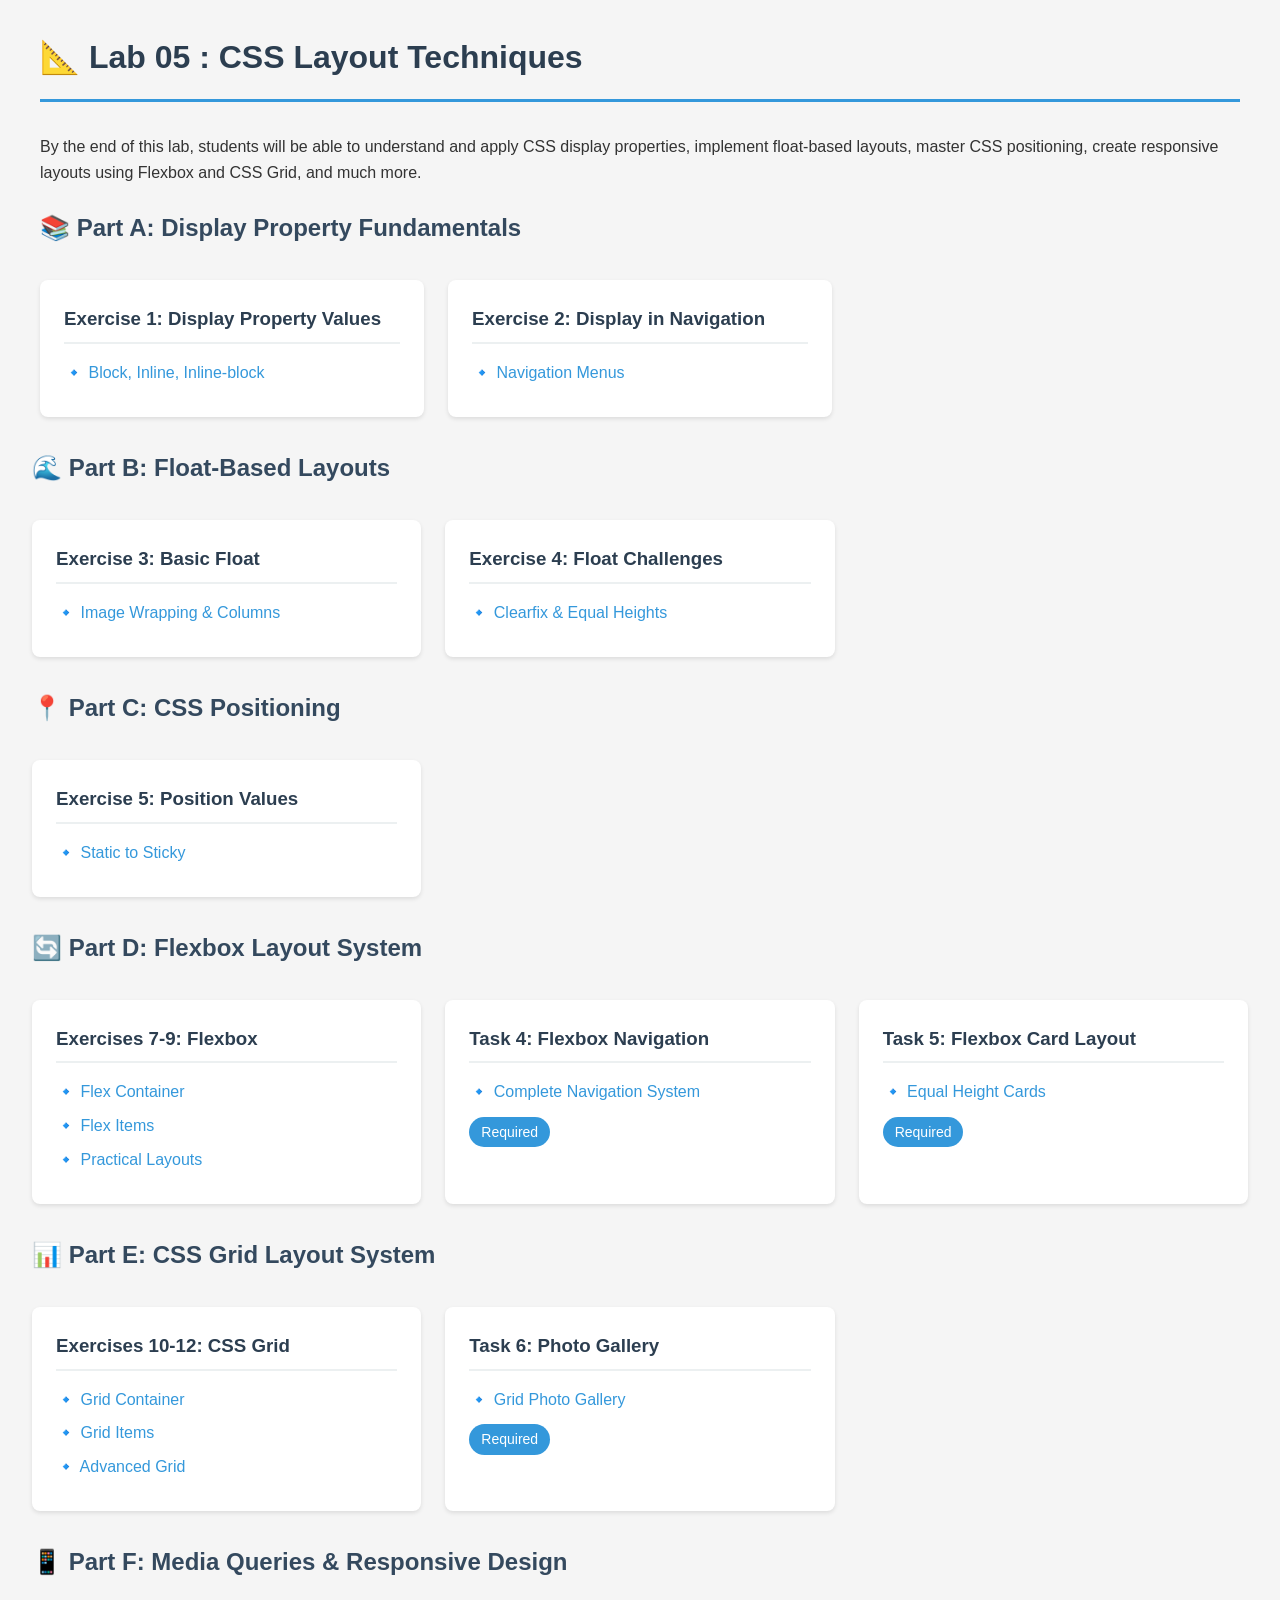
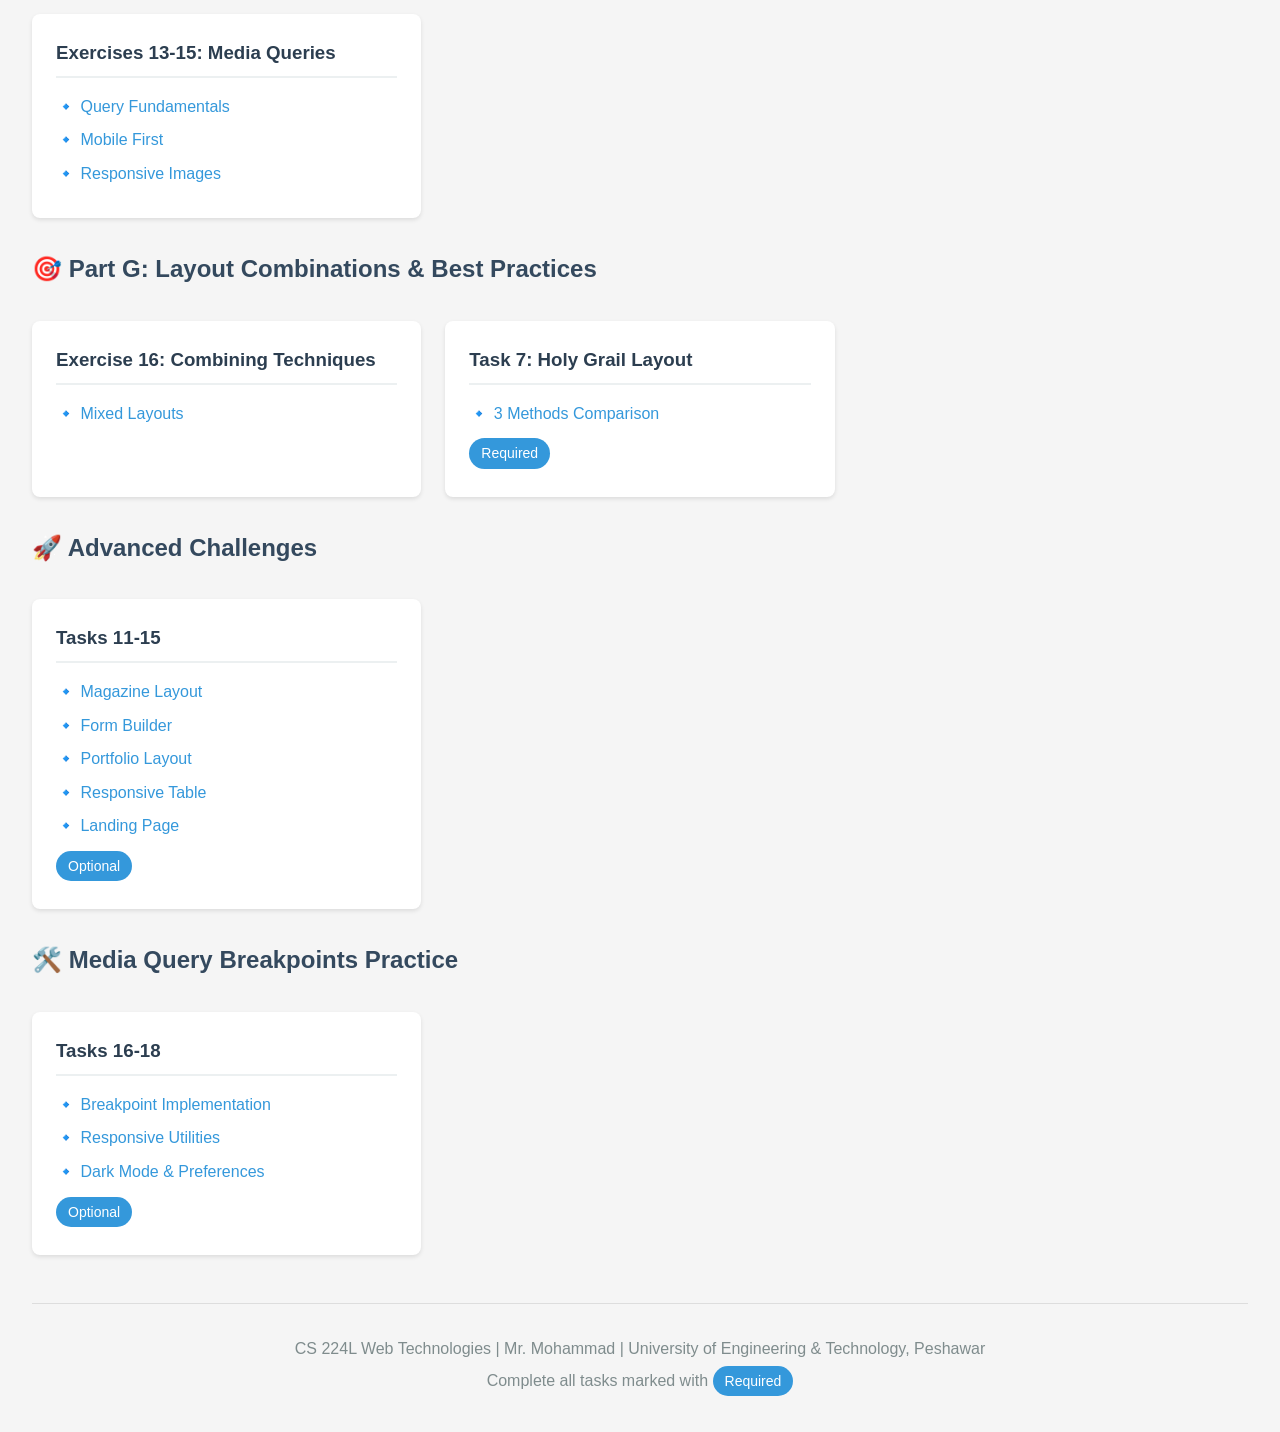
<file: index.html>
<!DOCTYPE html>
<html lang="en">
<head>
    <meta charset="UTF-8">
    <meta name="viewport" content="width=device-width, initial-scale=1.0">
    <title>Lab 05: CSS Layout Techniques</title>
    <style>
        * {
            margin: 0;
            padding: 0;
            box-sizing: border-box;
        }
        
        body {
            font-family: -apple-system, BlinkMacSystemFont, 'Segoe UI', Roboto, Oxygen, Ubuntu, sans-serif;
            line-height: 1.6;
            color: #333;
            background: #f5f5f5;
            padding: 2rem;
        }
        
        .container {
            max-width: 1200px;
            margin: 0 auto;
        }
        
        h1 {
            color: #2c3e50;
            margin-bottom: 2rem;
            padding-bottom: 1rem;
            border-bottom: 3px solid #3498db;
        }
        
        h2 {
            color: #34495e;
            margin: 1.5rem 0 1rem;
        }
        
        .grid {
            display: grid;
            grid-template-columns: repeat(auto-fill, minmax(300px, 1fr));
            gap: 1.5rem;
            margin: 2rem 0;
        }
        
        .card {
            background: white;
            border-radius: 8px;
            padding: 1.5rem;
            box-shadow: 0 2px 4px rgba(0,0,0,0.1);
            transition: transform 0.3s ease;
        }
        
        .card:hover {
            transform: translateY(-5px);
            box-shadow: 0 4px 8px rgba(0,0,0,0.15);
        }
        
        .card h3 {
            color: #2c3e50;
            margin-bottom: 1rem;
            border-bottom: 2px solid #ecf0f1;
            padding-bottom: 0.5rem;
        }
        
        .card ul {
            list-style: none;
        }
        
        .card li {
            margin: 0.5rem 0;
        }
        
        .card a {
            color: #3498db;
            text-decoration: none;
            transition: color 0.3s ease;
        }
        
        .card a:hover {
            color: #2980b9;
            text-decoration: underline;
        }
        
        .badge {
            display: inline-block;
            background: #3498db;
            color: white;
            padding: 0.25rem 0.75rem;
            border-radius: 20px;
            font-size: 0.875rem;
            margin: 0.25rem 0;
        }
        
        .footer {
            margin-top: 3rem;
            padding-top: 2rem;
            border-top: 1px solid #ddd;
            text-align: center;
            color: #7f8c8d;
        }
        
        @media (max-width: 768px) {
            body {
                padding: 1rem;
            }
            
            .grid {
                grid-template-columns: 1fr;
            }
        }
    </style>
</head>
<body>
    <div class="container">
        <h1>📐 Lab 05 : CSS Layout Techniques</h1>
        <p>By the end of this lab, students will be able to understand and apply CSS display properties, implement float-based layouts, master CSS positioning, create responsive layouts using Flexbox and CSS Grid, and much more.</p>
        
        <h2>📚 Part A: Display Property Fundamentals</h2>
        <div class="grid">
            <div class="card">
                <h3>Exercise 1: Display Property Values</h3>
                <ul>
                    <li>🔹 <a href="part-a-display-property/exercise-1-display-values.html">Block, Inline, Inline-block</a></li>
                </ul>
            </div>
            <div class="card">
                <h3>Exercise 2: Display in Navigation</h3>
                <ul>
                    <li>🔹 <a href="part-a-display-property/exercise-2-display-navigation.html">Navigation Menus</a></li>
                </ul>
            </div>

            </div>
        </div>

        <h2>🌊 Part B: Float-Based Layouts</h2>
        <div class="grid">
            <div class="card">
                <h3>Exercise 3: Basic Float</h3>
                <ul>
                    <li>🔹 <a href="part-b-float-layouts/exercise-3-basic-float.html">Image Wrapping & Columns</a></li>
                </ul>
            </div>
            <div class="card">
                <h3>Exercise 4: Float Challenges</h3>
                <ul>
                    <li>🔹 <a href="part-b-float-layouts/exercise-4-float-challenges.html">Clearfix & Equal Heights</a></li>
                </ul>
            </div>
        
            </div>
        </div>

        <h2>📍 Part C: CSS Positioning</h2>
        <div class="grid">
            <div class="card">
                <h3>Exercise 5: Position Values</h3>
                <ul>
                    <li>🔹 <a href="part-c-positioning/exercise-5-position-values.html">Static to Sticky</a></li>
                </ul>
            </div>
        
            </div>
        

        <h2>🔄 Part D: Flexbox Layout System</h2>
        <div class="grid">
            <div class="card">
                <h3>Exercises 7-9: Flexbox</h3>
                <ul>
                    <li>🔹 <a href="part-d-flexbox/exercise-7-flex-container.html">Flex Container</a></li>
                    <li>🔹 <a href="part-d-flexbox/exercise-8-flex-items.html">Flex Items</a></li>
                    <li>🔹 <a href="part-d-flexbox/exercise-9-flex-layouts.html">Practical Layouts</a></li>
                </ul>
            </div>
            <div class="card">
                <h3>Task 4: Flexbox Navigation</h3>
                <ul>
                    <li>🔹 <a href="part-d-flexbox/task-4-flexbox-navigation.html">Complete Navigation System</a></li>
                </ul>
                <span class="badge">Required</span>
            </div>
            <div class="card">
                <h3>Task 5: Flexbox Card Layout</h3>
                <ul>
                    <li>🔹 <a href="part-d-flexbox/task-5-flexbox-card-layout.html">Equal Height Cards</a></li>
                </ul>
                <span class="badge">Required</span>
            </div>
        </div>

        <h2>📊 Part E: CSS Grid Layout System</h2>
        <div class="grid">
            <div class="card">
                <h3>Exercises 10-12: CSS Grid</h3>
                <ul>
                    <li>🔹 <a href="part-e-css-grid/exercise-10-grid-container.html">Grid Container</a></li>
                    <li>🔹 <a href="part-e-css-grid/exercise-11-grid-items.html">Grid Items</a></li>
                    <li>🔹 <a href="part-e-css-grid/exercise-12-advanced-grid.html">Advanced Grid</a></li>
                </ul>
            </div>
            <div class="card">
                <h3>Task 6: Photo Gallery</h3>
                <ul>
                    <li>🔹 <a href="part-e-css-grid/task-6-grid-photo-gallery.html">Grid Photo Gallery</a></li>
                </ul>
                <span class="badge">Required</span>
            </div>
        </div>

        <h2>📱 Part F: Media Queries & Responsive Design</h2>
        <div class="grid">
            <div class="card">
                <h3>Exercises 13-15: Media Queries</h3>
                <ul>
                    <li>🔹 <a href="part-f-media-queries/exercise-13-media-query-fundamentals.html">Query Fundamentals</a></li>
                    <li>🔹 <a href="part-f-media-queries/exercise-14-mobile-first.html">Mobile First</a></li>
                    <li>🔹 <a href="part-f-media-queries/exercise-15-responsive-images.html">Responsive Images</a></li>
                </ul>
            </div>

            </div>
        </div>

        <h2>🎯 Part G: Layout Combinations & Best Practices</h2>
        <div class="grid">
            <div class="card">
                <h3>Exercise 16: Combining Techniques</h3>
                <ul>
                    <li>🔹 <a href="part-g-combinations/exercise-16-combining-techniques.html">Mixed Layouts</a></li>
                </ul>
            </div>
            <div class="card">
                <h3>Task 7: Holy Grail Layout</h3>
                <ul>
                    <li>🔹 <a href="part-g-combinations/task-7-holy-grail-layout.html">3 Methods Comparison</a></li>
                </ul>
                <span class="badge">Required</span>
            </div>

            </div>
        </div>

        <h2>🚀 Advanced Challenges</h2>
        <div class="grid">
            <div class="card">
                <h3>Tasks 11-15</h3>
                <ul>
                    <li>🔹 <a href="advanced-challenges/task-11-magazine-layout.html">Magazine Layout</a></li>
                    <li>🔹 <a href="advanced-challenges/task-12-form-builder.html">Form Builder</a></li>
                    <li>🔹 <a href="advanced-challenges/task-13-portfolio.html">Portfolio Layout</a></li>
                    <li>🔹 <a href="advanced-challenges/task-14-responsive-table.html">Responsive Table</a></li>
                    <li>🔹 <a href="advanced-challenges/task-15-landing-page.html">Landing Page</a></li>
                </ul>
                <span class="badge">Optional</span>
            </div>
        </div>

        <h2>🛠️ Media Query Breakpoints Practice</h2>
        <div class="grid">
            <div class="card">
                <h3>Tasks 16-18</h3>
                <ul>
                    <li>🔹 <a href="media-query-practice/task-16-breakpoint-implementation.html">Breakpoint Implementation</a></li>
                    <li>🔹 <a href="media-query-practice/task-17-responsive-utilities.html">Responsive Utilities</a></li>
                    <li>🔹 <a href="media-query-practice/task-18-dark-mode.html">Dark Mode & Preferences</a></li>
                </ul>
                <span class="badge">Optional</span>
            </div>
        </div>

        <div class="footer">
            <p>CS 224L Web Technologies | Mr. Mohammad | University of Engineering & Technology, Peshawar</p>
            <p>Complete all tasks marked with <span class="badge">Required</span></p>
        </div>
    </div>
</body>
</html>
</file>
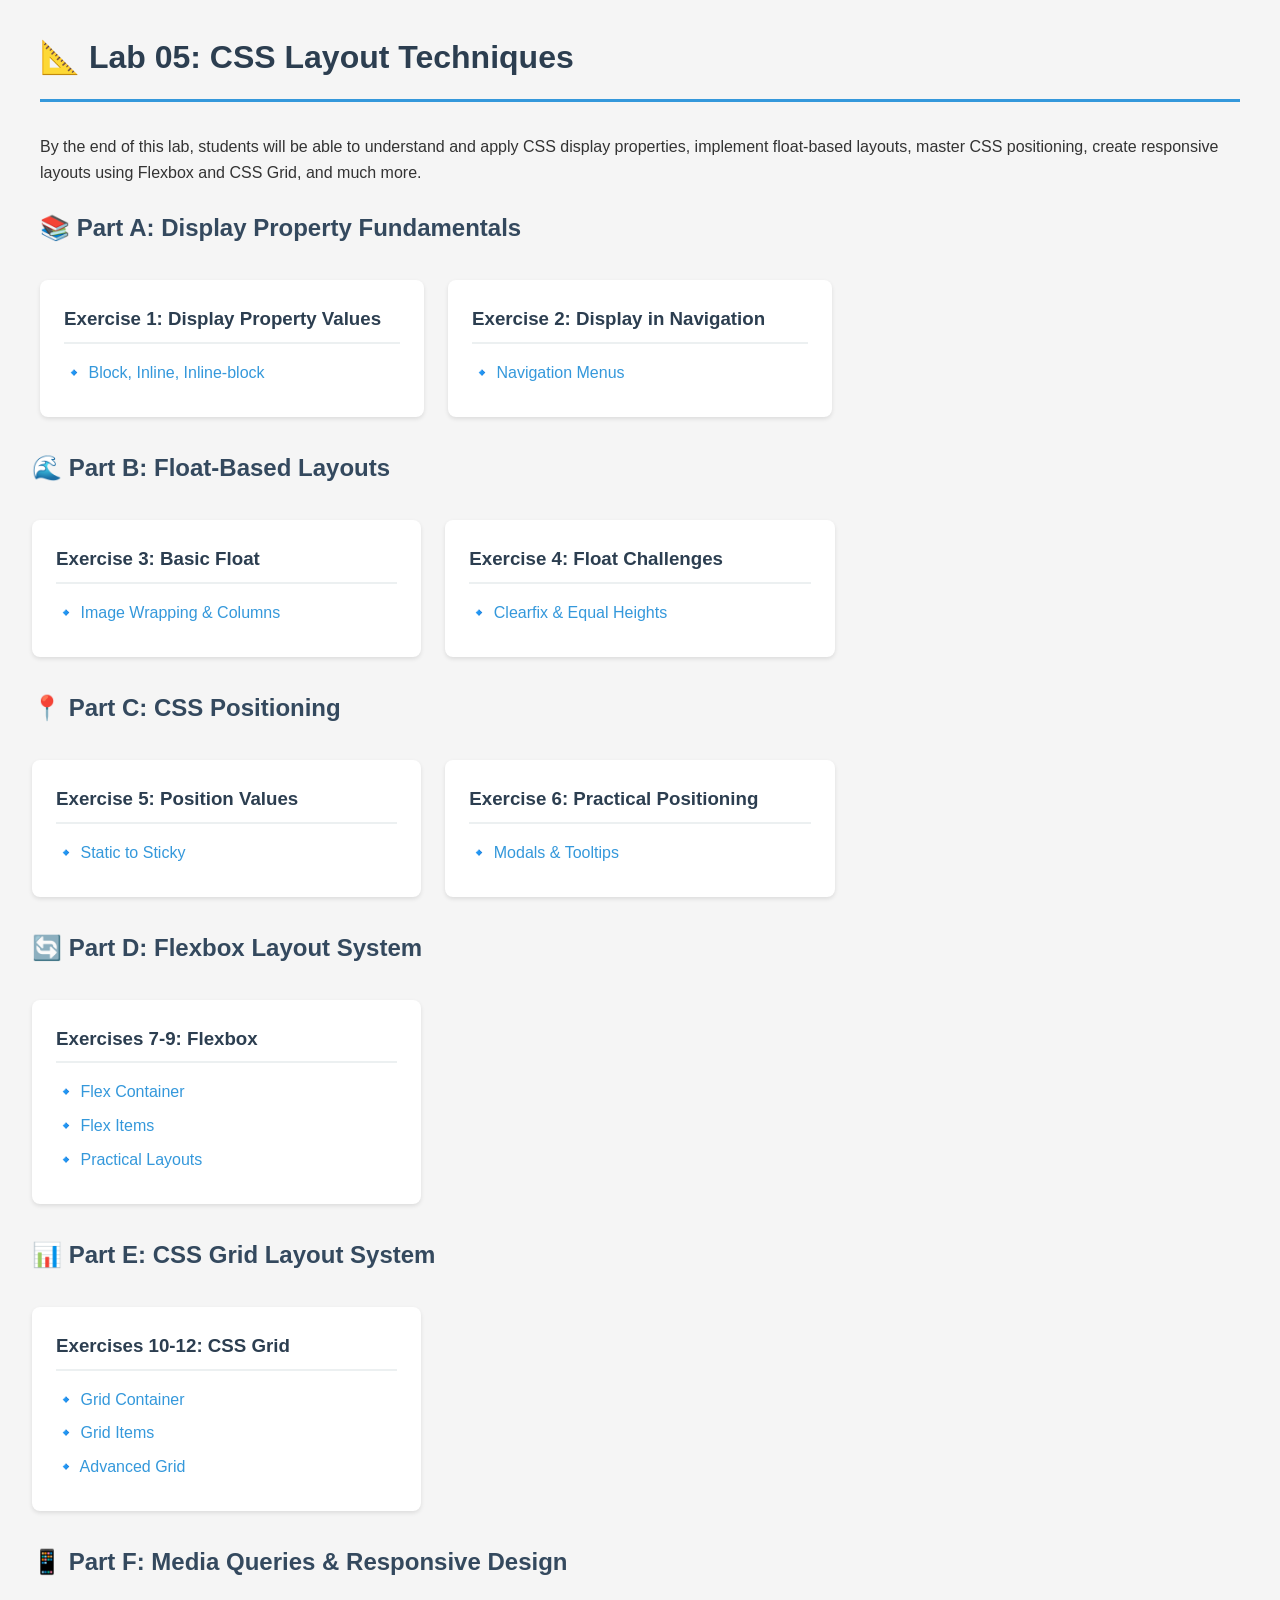
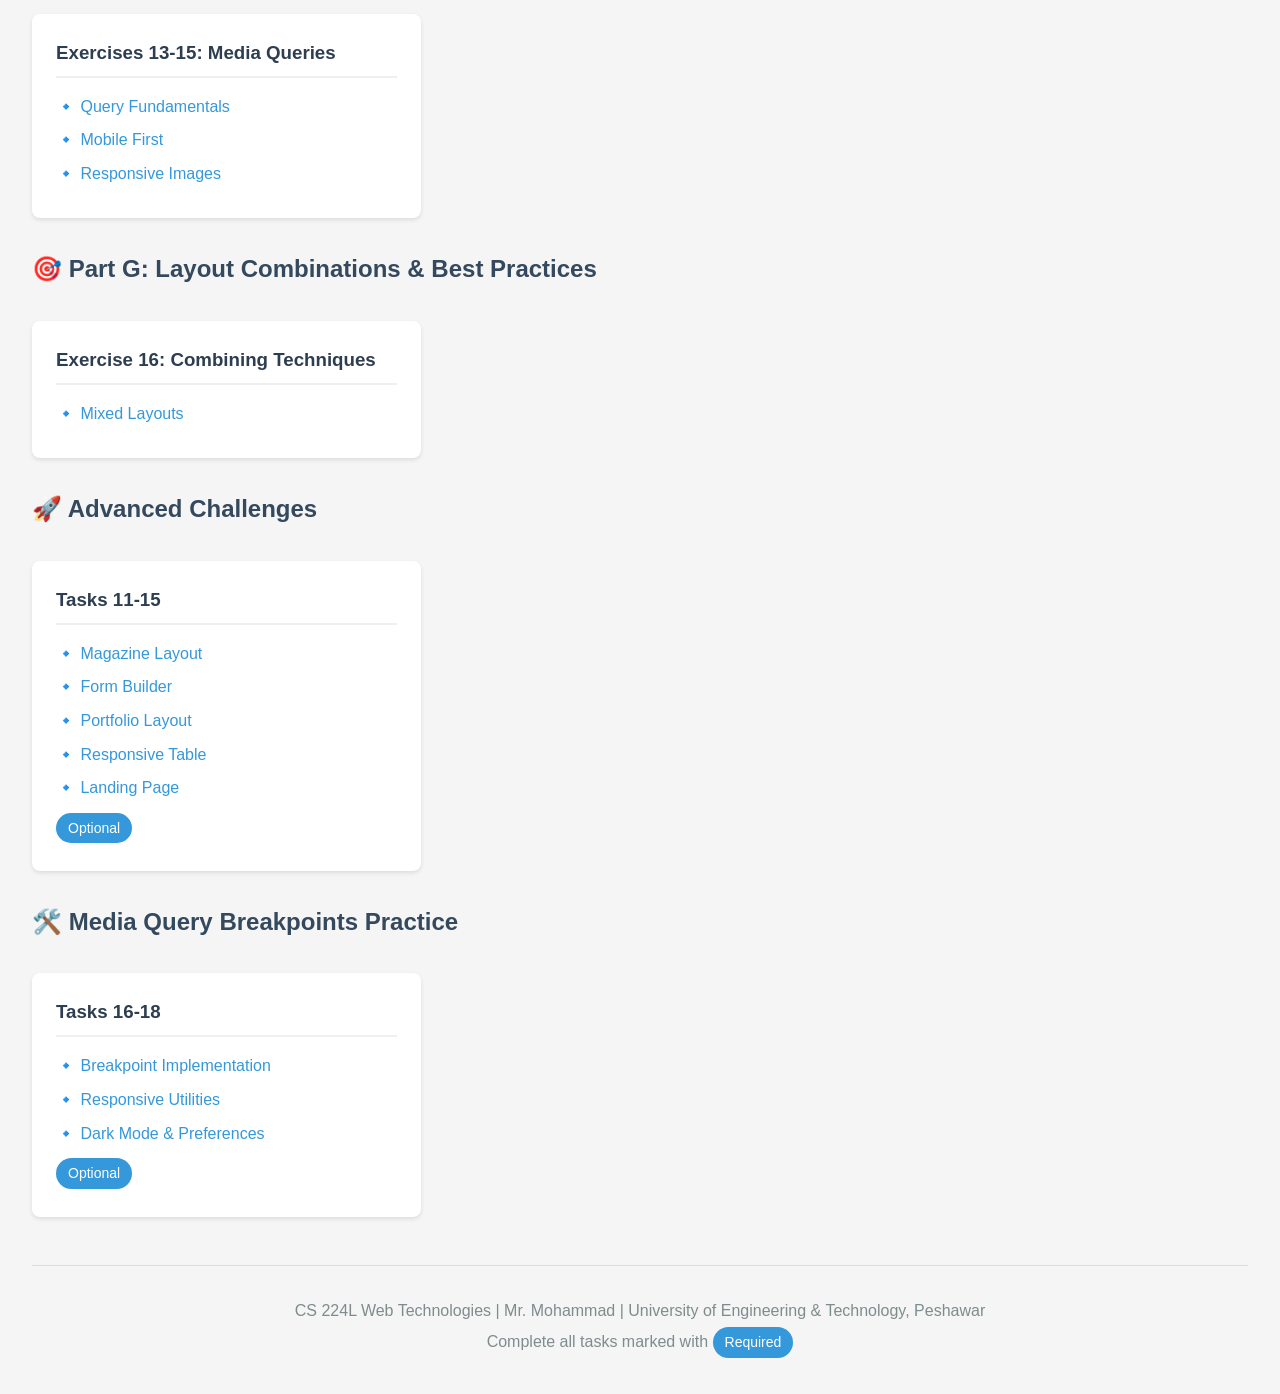
<file: index2.html>
<!DOCTYPE html>
<html lang="en">
<head>
    <meta charset="UTF-8">
    <meta name="viewport" content="width=device-width, initial-scale=1.0">
    <title>Lab 05: CSS Layout Techniques</title>
    <style>
        * {
            margin: 0;
            padding: 0;
            box-sizing: border-box;
        }
        
        body {
            font-family: -apple-system, BlinkMacSystemFont, 'Segoe UI', Roboto, Oxygen, Ubuntu, sans-serif;
            line-height: 1.6;
            color: #333;
            background: #f5f5f5;
            padding: 2rem;
        }
        
        .container {
            max-width: 1200px;
            margin: 0 auto;
        }
        
        h1 {
            color: #2c3e50;
            margin-bottom: 2rem;
            padding-bottom: 1rem;
            border-bottom: 3px solid #3498db;
        }
        
        h2 {
            color: #34495e;
            margin: 1.5rem 0 1rem;
        }
        
        .grid {
            display: grid;
            grid-template-columns: repeat(auto-fill, minmax(300px, 1fr));
            gap: 1.5rem;
            margin: 2rem 0;
        }
        
        .card {
            background: white;
            border-radius: 8px;
            padding: 1.5rem;
            box-shadow: 0 2px 4px rgba(0,0,0,0.1);
            transition: transform 0.3s ease;
        }
        
        .card:hover {
            transform: translateY(-5px);
            box-shadow: 0 4px 8px rgba(0,0,0,0.15);
        }
        
        .card h3 {
            color: #2c3e50;
            margin-bottom: 1rem;
            border-bottom: 2px solid #ecf0f1;
            padding-bottom: 0.5rem;
        }
        
        .card ul {
            list-style: none;
        }
        
        .card li {
            margin: 0.5rem 0;
        }
        
        .card a {
            color: #3498db;
            text-decoration: none;
            transition: color 0.3s ease;
        }
        
        .card a:hover {
            color: #2980b9;
            text-decoration: underline;
        }
        
        .badge {
            display: inline-block;
            background: #3498db;
            color: white;
            padding: 0.25rem 0.75rem;
            border-radius: 20px;
            font-size: 0.875rem;
            margin: 0.25rem 0;
        }
        
        .footer {
            margin-top: 3rem;
            padding-top: 2rem;
            border-top: 1px solid #ddd;
            text-align: center;
            color: #7f8c8d;
        }
        
        @media (max-width: 768px) {
            body {
                padding: 1rem;
            }
            
            .grid {
                grid-template-columns: 1fr;
            }
        }
    </style>
</head>
<body>
    <div class="container">
        <h1>📐 Lab 05: CSS Layout Techniques</h1>
        <p>By the end of this lab, students will be able to understand and apply CSS display properties, implement float-based layouts, master CSS positioning, create responsive layouts using Flexbox and CSS Grid, and much more.</p>
        <h2>📚 Part A: Display Property Fundamentals</h2>
        <div class="grid">
            <div class="card">
                <h3>Exercise 1: Display Property Values</h3>
                <ul>
                    <li>🔹 <a href="part-a-display-property/exercise-1-display-values.html">Block, Inline, Inline-block</a></li>
                </ul>
            </div>
            <div class="card">
                <h3>Exercise 2: Display in Navigation</h3>
                <ul>
                    <li>🔹 <a href="part-a-display-property/exercise-2-display-navigation.html">Navigation Menus</a></li>
                </ul>
            </div>
            </ul>

        </div>
        </div>

                <h2>🌊 Part B: Float-Based Layouts</h2>
        <div class="grid">
            <div class="card">
                <h3>Exercise 3: Basic Float</h3>
                <ul>
                    <li>🔹 <a href="part-b-float-layouts/exercise-3-basic-float.html">Image Wrapping & Columns</a></li>
                </ul>
            </div>
            <div class="card">
                <h3>Exercise 4: Float Challenges</h3>
                <ul>
                    <li>🔹 <a href="part-b-float-layouts/exercise-4-float-challenges.html">Clearfix & Equal Heights</a></li>
                </ul>
            </div>
        
        </div>

        <h2>📍 Part C: CSS Positioning</h2>
        <div class="grid">
            <div class="card">
                <h3>Exercise 5: Position Values</h3>
                <ul>
                    <li>🔹 <a href="part-c-positioning/exercise-5-position-values.html">Static to Sticky</a></li>
                </ul>
            </div>
            <div class="card">
                <h3>Exercise 6: Practical Positioning</h3>
                <ul>
                    <li>🔹 <a href="part-c-positioning/exercise-6-practical-positioning.html">Modals & Tooltips</a></li>
                </ul>
            </div>
        </div>
            <h2>🔄 Part D: Flexbox Layout System</h2>
        <div class="grid">
            <div class="card">
                <h3>Exercises 7-9: Flexbox</h3>
                <ul>
                    <li>🔹 <a href="part-d-flexbox/exercise-7-flex-container.html">Flex Container</a></li>
                    <li>🔹 <a href="part-d-flexbox/exercise-8-flex-items.html">Flex Items</a></li>
                    <li>🔹 <a href="part-d-flexbox/exercise-9-flex-layouts.html">Practical Layouts</a></li>
                </ul>
            </div>
        </div>
            <h2>📊 Part E: CSS Grid Layout System</h2>
        <div class="grid">
            <div class="card">
                <h3>Exercises 10-12: CSS Grid</h3>
                <ul>
                    <li>🔹 <a href="part-e-css-grid/exercise-10-grid-container.html">Grid Container</a></li>
                    <li>🔹 <a href="part-e-css-grid/exercise-11-grid-items.html">Grid Items</a></li>
                    <li>🔹 <a href="part-e-css-grid/exercise-12-advanced-grid.html">Advanced Grid</a></li>
                </ul>
            </div>
                 </div>

        <h2>📱 Part F: Media Queries & Responsive Design</h2>
        <div class="grid">
            <div class="card">
                <h3>Exercises 13-15: Media Queries</h3>
                <ul>
                    <li>🔹 <a href="part-f-media-queries/exercise-13-media-query-fundamentals.html">Query Fundamentals</a></li>
                    <li>🔹 <a href="part-f-media-queries/exercise-14-mobile-first.html">Mobile First</a></li>
                    <li>🔹 <a href="part-f-media-queries/exercise-15-responsive-images.html">Responsive Images</a></li>
                </ul>
            </div>
                </div>

        <h2>🎯 Part G: Layout Combinations & Best Practices</h2>
        <div class="grid">
            <div class="card">
                <h3>Exercise 16: Combining Techniques</h3>
                <ul>
                    <li>🔹 <a href="part-g-combinations/exercise-16-combining-techniques.html">Mixed Layouts</a></li>
                </ul>
            </div>
                 </div>
        </div>
        <h2>🚀 Advanced Challenges</h2>
        <div class="grid">
            <div class="card">
                <h3>Tasks 11-15</h3>
                <ul>
                    <li>🔹 <a href="advanced-challenges/task-11-magazine-layout.html">Magazine Layout</a></li>
                    <li>🔹 <a href="advanced-challenges/task-12-form-builder.html">Form Builder</a></li>
                    <li>🔹 <a href="advanced-challenges/task-13-portfolio.html">Portfolio Layout</a></li>
                    <li>🔹 <a href="advanced-challenges/task-14-responsive-table.html">Responsive Table</a></li>
                    <li>🔹 <a href="advanced-challenges/task-15-landing-page.html">Landing Page</a></li>
                </ul>
                <span class="badge">Optional</span>
            </div>
        </div>
                </div>

        <h2>🛠️ Media Query Breakpoints Practice</h2>
        <div class="grid">
            <div class="card">
                <h3>Tasks 16-18</h3>
                <ul>
                    <li>🔹 <a href="media-query-practice/task-16-breakpoint-implementation.html">Breakpoint Implementation</a></li>
                    <li>🔹 <a href="media-query-practice/task-17-responsive-utilities.html">Responsive Utilities</a></li>
                    <li>🔹 <a href="media-query-practice/task-18-dark-mode.html">Dark Mode & Preferences</a></li>
                </ul>
                <span class="badge">Optional</span>
            </div>
        </div>

        <div class="footer">
            <p>CS 224L Web Technologies | Mr. Mohammad | University of Engineering & Technology, Peshawar</p>
            <p>Complete all tasks marked with <span class="badge">Required</span></p>
        </div>
    </div>
</body>
</html>
</file>
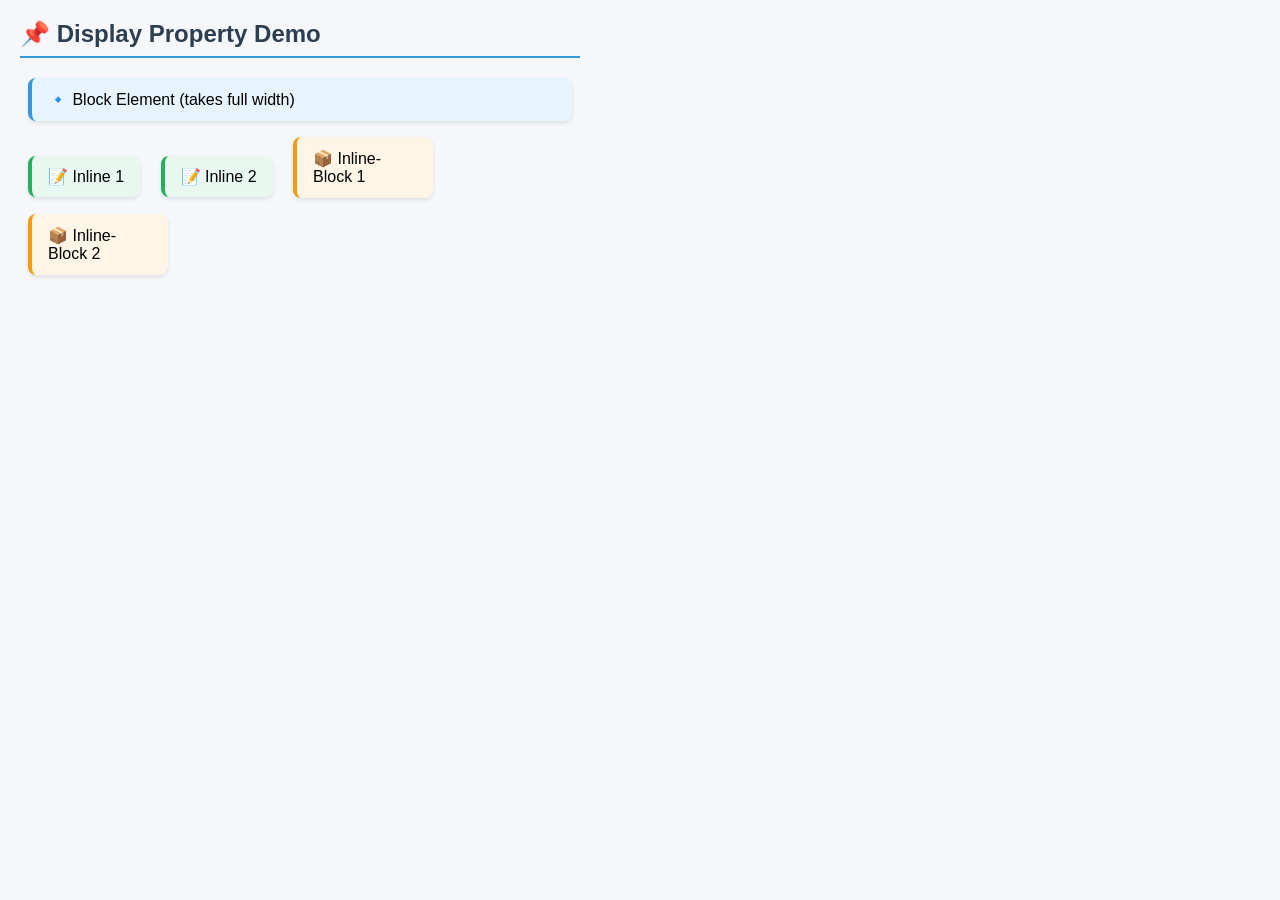
<file: task1_display.html>
<!DOCTYPE html>
<html>
<head>
<title>Display Property</title>
<style>
*{margin:0;box-sizing:border-box;font-family:'Seg UI',sans-serif}
body{background:#f5f7fa;padding:20px;max-width:600px}
h1{color:#2c3e50;font-size:24px;margin-bottom:20px;border-bottom:2px solid #3498db;padding-bottom:8px}
div,span{padding:12px 16px;border-radius:8px;margin:8px;box-shadow:0 2px 4px rgba(0,0,0,0.1)}
.block{display:block;background:#e8f4fd;border-left:4px solid #3498db}
.inline{display:inline;background:#e8f8f0;border-left:4px solid #27ae60}
.inline-block{display:inline-block;width:140px;background:#fef5e7;border-left:4px solid #f39c12}
.hidden{visibility:hidden;background:#fbe9e7;border-left:4px solid #e74c3c}
</style>
</head>
<body>
<h1>📌 Display Property Demo</h1>
<div class="block">🔹 Block Element (takes full width)</div>
<span class="inline">📝 Inline 1</span>
<span class="inline">📝 Inline 2</span>
<div class="inline-block">📦 Inline-Block 1</div>
<div class="inline-block">📦 Inline-Block 2</div>
<div class="hidden">👻 Hidden (visibility: hidden)</div>
</body>
</html>
</file>
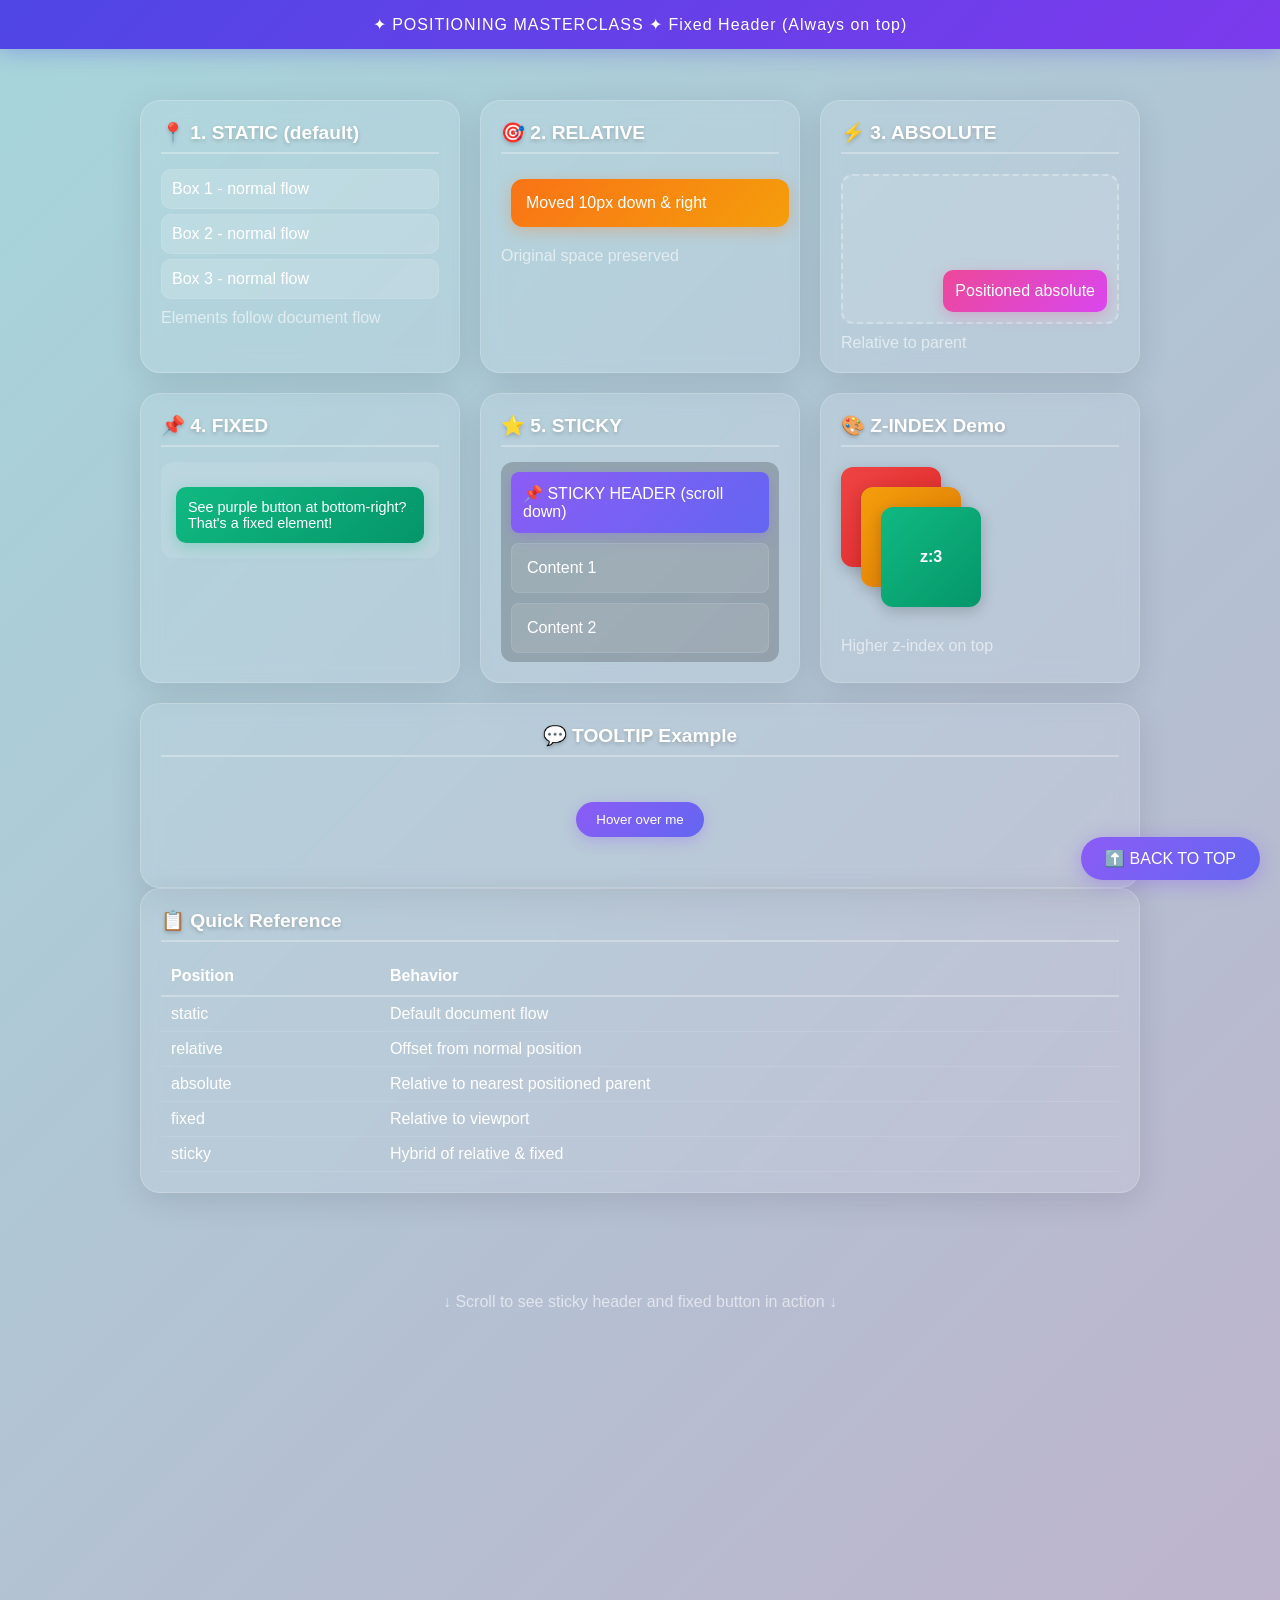
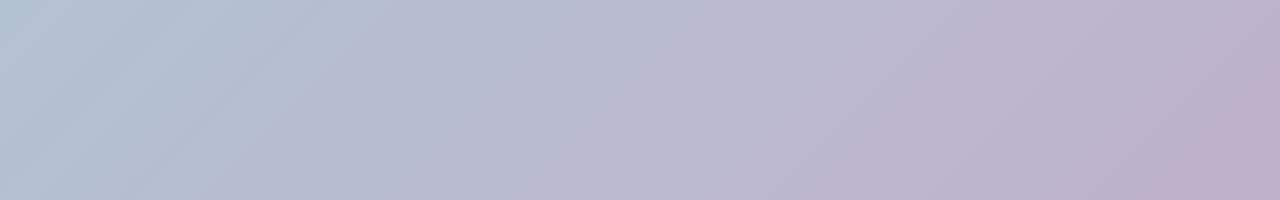
<file: task3_positioning.html>
<!DOCTYPE html>
<html>
<head>
    <title>CSS Positioning - All 5 Types</title>
    <style>
        * {
            margin: 0;
            padding: 0;
            box-sizing: border-box;
            font-family: 'Segoe UI', Arial, sans-serif;
        }

        body {
            background: linear-gradient(135deg, #a6d5db 0%, #bfb1cc 100%);
            padding: 20px;
            min-height: 200vh;
        }

        .container {
            max-width: 1000px;
            margin: 80px auto;
        }

        /* Fixed Header */
        .fixed-header {
            position: fixed;
            top: 0;
            left: 0;
            width: 100%;
            background: linear-gradient(135deg, #4f46e5 0%, #7c3aed 100%);
            color: white;
            padding: 15px;
            text-align: center;
            z-index: 100;
            box-shadow: 0 4px 20px rgba(79, 70, 229, 0.3);
            font-weight: 500;
            letter-spacing: 1px;
        }

        /* Cards Grid */
        .grid {
            display: grid;
            grid-template-columns: repeat(auto-fit, minmax(300px, 1fr));
            gap: 20px;
            margin: 20px 0;
        }

        .card {
            background: rgba(255, 255, 255, 0.1);
            backdrop-filter: blur(10px);
            padding: 20px;
            border-radius: 20px;
            color: white;
            border: 1px solid rgba(255, 255, 255, 0.2);
            box-shadow: 0 8px 32px rgba(0, 0, 0, 0.1);
        }

        .card h2 {
            color: #fff;
            margin-bottom: 15px;
            font-size: 1.2rem;
            text-shadow: 0 2px 4px rgba(0,0,0,0.2);
            border-bottom: 2px solid rgba(255,255,255,0.3);
            padding-bottom: 8px;
        }

        /* Static Demo */
        .static-box {
            background: rgba(255, 255, 255, 0.15);
            padding: 10px;
            margin: 5px 0;
            border-radius: 10px;
            border: 1px solid rgba(255,255,255,0.1);
        }

        /* Relative Demo */
        .relative-box {
            position: relative;
            background: linear-gradient(135deg, #f97316 0%, #f59e0b 100%);
            padding: 15px;
            border-radius: 12px;
            top: 10px;
            left: 10px;
            box-shadow: 0 4px 15px rgba(249, 115, 22, 0.3);
        }

        /* Absolute Demo */
        .absolute-parent {
            position: relative;
            background: rgba(255, 255, 255, 0.1);
            height: 150px;
            border-radius: 12px;
            margin-top: 20px;
            border: 2px dashed rgba(255,255,255,0.3);
        }

        .absolute-child {
            position: absolute;
            bottom: 10px;
            right: 10px;
            background: linear-gradient(135deg, #ec4899 0%, #d946ef 100%);
            padding: 12px;
            border-radius: 10px;
            box-shadow: 0 4px 15px rgba(236, 72, 153, 0.3);
        }

        /* Fixed Demo Box */
        .fixed-demo {
            background: rgba(255, 255, 255, 0.1);
            padding: 15px;
            border-radius: 12px;
        }

        .fixed-note {
            background: linear-gradient(135deg, #10b981 0%, #059669 100%);
            color: white;
            padding: 12px;
            border-radius: 10px;
            font-size: 0.9rem;
            margin-top: 10px;
            box-shadow: 0 4px 15px rgba(16, 185, 129, 0.3);
        }

        /* Sticky Demo */
        .sticky-container {
            height: 200px;
            overflow-y: auto;
            background: rgba(0, 0, 0, 0.2);
            padding: 10px;
            border-radius: 12px;
        }

        .sticky-header {
            position: sticky;
            top: 0;
            background: linear-gradient(135deg, #8b5cf6 0%, #6366f1 100%);
            padding: 12px;
            border-radius: 8px;
            margin-bottom: 10px;
            box-shadow: 0 4px 15px rgba(139, 92, 246, 0.3);
        }

        .sticky-item {
            background: rgba(255, 255, 255, 0.1);
            padding: 15px;
            margin: 10px 0;
            border-radius: 8px;
            border: 1px solid rgba(255,255,255,0.1);
        }

        /* Z-Index Demo */
        .z-container {
            position: relative;
            height: 150px;
            margin: 20px 0;
        }

        .z-box {
            position: absolute;
            width: 100px;
            height: 100px;
            display: flex;
            align-items: center;
            justify-content: center;
            color: white;
            border-radius: 12px;
            font-weight: bold;
            box-shadow: 0 4px 15px rgba(0,0,0,0.2);
        }

        .z1 { background: linear-gradient(135deg, #ef4444 0%, #dc2626 100%); top: 0; left: 0; z-index: 1; }
        .z2 { background: linear-gradient(135deg, #f59e0b 0%, #d97706 100%); top: 20px; left: 20px; z-index: 2; }
        .z3 { background: linear-gradient(135deg, #10b981 0%, #059669 100%); top: 40px; left: 40px; z-index: 3; }

        /* Tooltip Demo */
        .tooltip-container {
            position: relative;
            display: inline-block;
            margin: 30px;
        }

        .tooltip-text {
            position: absolute;
            bottom: 100%;
            left: 50%;
            transform: translateX(-50%);
            background: #1f2937;
            color: white;
            padding: 8px 16px;
            border-radius: 20px;
            font-size: 0.8rem;
            display: none;
            white-space: nowrap;
            box-shadow: 0 4px 15px rgba(0,0,0,0.3);
        }

        .tooltip-container:hover .tooltip-text {
            display: block;
        }

        button {
            background: linear-gradient(135deg, #8b5cf6 0%, #6366f1 100%);
            color: white;
            border: none;
            padding: 10px 20px;
            border-radius: 25px;
            cursor: pointer;
            font-weight: 500;
            box-shadow: 0 4px 15px rgba(139, 92, 246, 0.3);
            transition: transform 0.2s;
        }

        button:hover {
            transform: translateY(-2px);
        }

        /* Fixed Bottom Button */
        .fixed-bottom {
            position: fixed;
            bottom: 20px;
            right: 20px;
            background: linear-gradient(135deg, #8b5cf6 0%, #6366f1 100%);
            color: white;
            padding: 12px 24px;
            border-radius: 40px;
            text-decoration: none;
            z-index: 100;
            box-shadow: 0 4px 20px rgba(139, 92, 246, 0.4);
            font-weight: 500;
            transition: transform 0.2s;
        }

        .fixed-bottom:hover {
            transform: translateY(-2px);
        }

        /* Table Styles */
        table {
            width: 100%;
            color: white;
            border-collapse: collapse;
        }

        th {
            text-align: left;
            padding: 10px;
            border-bottom: 2px solid rgba(255,255,255,0.3);
        }

        td {
            padding: 8px 10px;
            border-bottom: 1px solid rgba(255,255,255,0.1);
        }
    </style>
</head>
<body>

    <!-- Fixed Header -->
    <div class="fixed-header">
        ✦ POSITIONING MASTERCLASS ✦ Fixed Header (Always on top)
    </div>

    <div class="container">
        <!-- All 5 Positioning Types -->
        <div class="grid">
            <!-- 1. STATIC -->
            <div class="card">
                <h2>📍 1. STATIC (default)</h2>
                <div class="static-box">Box 1 - normal flow</div>
                <div class="static-box">Box 2 - normal flow</div>
                <div class="static-box">Box 3 - normal flow</div>
                <p style="color: rgba(255,255,255,0.6); margin-top: 10px;">Elements follow document flow</p>
            </div>

            <!-- 2. RELATIVE -->
            <div class="card">
                <h2>🎯 2. RELATIVE</h2>
                <div class="relative-box">
                    Moved 10px down & right
                </div>
                <p style="color: rgba(255,255,255,0.6); margin-top: 30px;">Original space preserved</p>
            </div>

            <!-- 3. ABSOLUTE -->
            <div class="card">
                <h2>⚡ 3. ABSOLUTE</h2>
                <div class="absolute-parent">
                    <div class="absolute-child">
                        Positioned absolute
                    </div>
                </div>
                <p style="color: rgba(255,255,255,0.6); margin-top: 10px;">Relative to parent</p>
            </div>

            <!-- 4. FIXED -->
            <div class="card">
                <h2>📌 4. FIXED</h2>
                <div class="fixed-demo">
                    <div class="fixed-note">
                        See purple button at bottom-right?<br>
                        That's a fixed element!
                    </div>
                </div>
            </div>

            <!-- 5. STICKY -->
            <div class="card">
                <h2>⭐ 5. STICKY</h2>
                <div class="sticky-container">
                    <div class="sticky-header">📌 STICKY HEADER (scroll down)</div>
                    <div class="sticky-item">Content 1</div>
                    <div class="sticky-item">Content 2</div>
                    <div class="sticky-item">Content 3</div>
                    <div class="sticky-item">Content 4</div>
                </div>
            </div>

            <!-- Z-INDEX -->
            <div class="card">
                <h2>🎨 Z-INDEX Demo</h2>
                <div class="z-container">
                    <div class="z-box z1">z:1</div>
                    <div class="z-box z2">z:2</div>
                    <div class="z-box z3">z:3</div>
                </div>
                <p style="color: rgba(255,255,255,0.6);">Higher z-index on top</p>
            </div>
        </div>

        <!-- Tooltip Example -->
        <div class="card" style="text-align: center;">
            <h2>💬 TOOLTIP Example</h2>
            <div class="tooltip-container">
                <button>Hover over me</button>
                <span class="tooltip-text">I'm a tooltip! (absolute)</span>
            </div>
        </div>

        <!-- Summary Table -->
        <div class="card">
            <h2>📋 Quick Reference</h2>
            <table>
                <tr>
                    <th>Position</th>
                    <th>Behavior</th>
                </tr>
                <tr><td>static</td><td>Default document flow</td></tr>
                <tr><td>relative</td><td>Offset from normal position</td></tr>
                <tr><td>absolute</td><td>Relative to nearest positioned parent</td></tr>
                <tr><td>fixed</td><td>Relative to viewport</td></tr>
                <tr><td>sticky</td><td>Hybrid of relative & fixed</td></tr>
            </table>
        </div>
    </div>

    <!-- Fixed Bottom Button -->
    <a href="#" class="fixed-bottom">⬆️ BACK TO TOP</a>

    <!-- Small Scroll Hint -->
    <div style="text-align: center; color: rgba(255,255,255,0.6); margin-top: 50px; padding: 20px;">
        ↓ Scroll to see sticky header and fixed button in action ↓
    </div>

</body>
</html>
</file>
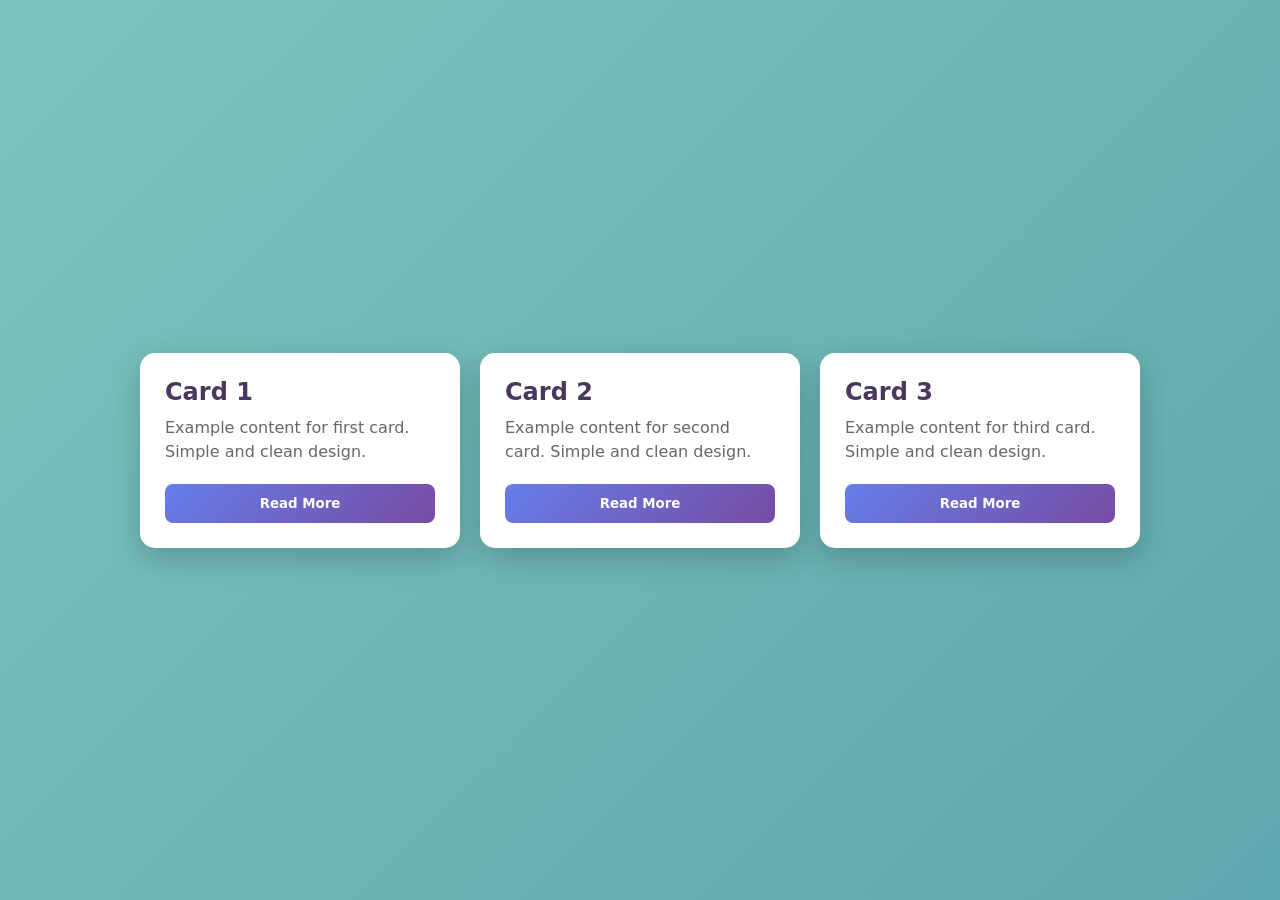
<file: task5_flex_cards.html>
<!DOCTYPE html>
<html>
<head>
    <title>Flexbox Cards</title>
    <style>
        * {
            margin: 0;
            padding: 0;
            box-sizing: border-box;
            font-family: system-ui, Arial, sans-serif;
        }

        body {
            background: linear-gradient(135deg, #7cc4be 0%, #5fa7ae 100%);
            min-height: 100vh;
            padding: 20px;
            display: flex;
            align-items: center;
            justify-content: center;
        }

        .card-container {
            display: flex;
            flex-wrap: wrap;
            gap: 20px;
            max-width: 1000px;
            margin: 0 auto;
        }

        .card {
            flex: 1 1 250px;
            background: white;
            border-radius: 15px;
            padding: 25px;
            box-shadow: 0 10px 30px rgba(0,0,0,0.2);
            transition: 0.3s;
            display: flex;
            flex-direction: column;
        }

        .card:hover {
            transform: translateY(-5px);
            box-shadow: 0 15px 40px rgba(0,0,0,0.3);
        }

        .card h3 {
            color: #4a385c;
            font-size: 1.5rem;
            margin-bottom: 10px;
        }

        .card p {
            color: #666;
            margin-bottom: 20px;
            line-height: 1.5;
            flex-grow: 1;
        }

        .card button {
            background: linear-gradient(135deg, #667eea, #764ba2);
            color: white;
            border: none;
            padding: 12px;
            border-radius: 8px;
            font-weight: bold;
            cursor: pointer;
            transition: 0.3s;
            width: 100%;
        }

        .card button:hover {
            opacity: 0.9;
            transform: scale(1.02);
        }

        @media (max-width: 768px) {
            .card-container {
                flex-direction: column;
            }
        }
    </style>
</head>
<body>

<div class="card-container">
    <div class="card">
        <h3>Card 1</h3>
        <p>Example content for first card. Simple and clean design.</p>
        <button>Read More</button>
    </div>

    <div class="card">
        <h3>Card 2</h3>
        <p>Example content for second card. Simple and clean design.</p>
        <button>Read More</button>
    </div>

    <div class="card">
        <h3>Card 3</h3>
        <p>Example content for third card. Simple and clean design.</p>
        <button>Read More</button>
    </div>
</div>

</body>
</html>
</file>
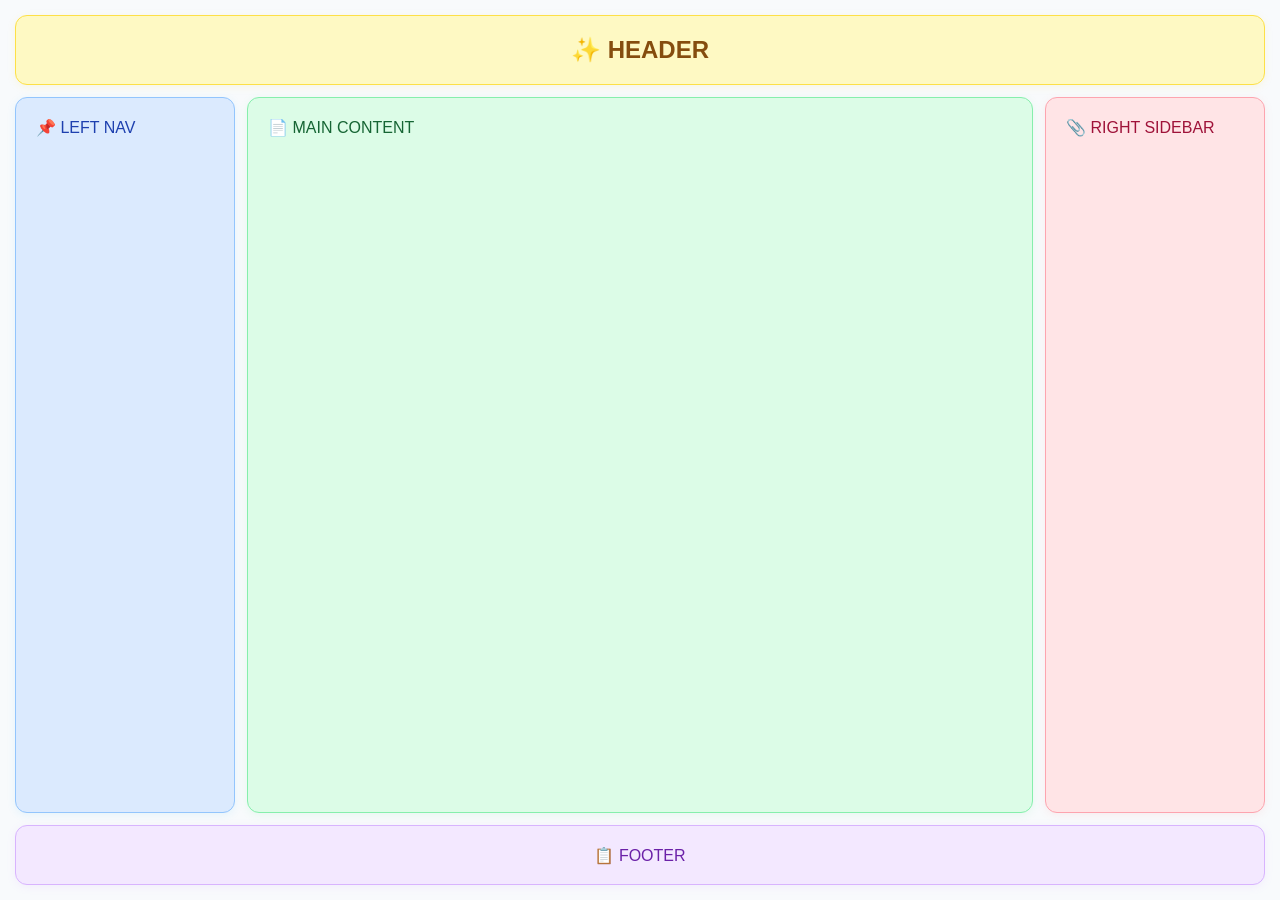
<file: task7_holy_grail_grid.html>
<!DOCTYPE html>
<html>
<head>
    <title>Holy Grail - Center Header</title>
    <style>
        * {
            margin: 0;
            padding: 0;
            box-sizing: border-box;
            font-family: 'Segoe UI', Arial, sans-serif;
        }

        body {
            display: grid;
            grid-template-areas: 
                "header header header"
                "nav main aside"
                "footer footer footer";
            grid-template-columns: 220px 1fr 220px;
            grid-template-rows: 70px 1fr 60px;
            min-height: 100vh;
            gap: 12px;
            padding: 15px;
            background: #f8fafc;
        }

        header { 
            grid-area: header; 
            background: #fef9c3;
            color: #854d0e;
            padding: 20px;
            border-radius: 12px;
            font-size: 1.5rem;
            font-weight: bold;
            box-shadow: 0 2px 8px rgba(250,204,21,0.1);
            border: 1px solid #fde047;
            text-align: center;  /* Center text */
            display: flex;
            align-items: center;
            justify-content: center;
        }

        nav { 
            grid-area: nav; 
            background: #dbeafe;
            color: #1e40af;
            padding: 20px;
            border-radius: 12px;
            box-shadow: 0 2px 8px rgba(56,189,248,0.1);
            border: 1px solid #93c5fd;
        }

        main { 
            grid-area: main; 
            background: #dcfce7;
            color: #166534;
            padding: 20px;
            border-radius: 12px;
            box-shadow: 0 2px 8px rgba(74,222,128,0.1);
            border: 1px solid #86efac;
        }

        aside { 
            grid-area: aside; 
            background: #ffe4e6;
            color: #9f1239;
            padding: 20px;
            border-radius: 12px;
            box-shadow: 0 2px 8px rgba(248,113,113,0.1);
            border: 1px solid #fda4af;
        }

        footer { 
            grid-area: footer; 
            background: #f3e8ff;
            color: #6b21a8;
            padding: 20px;
            text-align: center;
            border-radius: 12px;
            box-shadow: 0 2px 8px rgba(192,132,252,0.1);
            border: 1px solid #d8b4fe;
            display: flex;
            align-items: center;
            justify-content: center;
        }

        /* Responsive */
        @media (max-width: 768px) {
            body {
                grid-template-areas: 
                    "header"
                    "nav"
                    "main"
                    "aside"
                    "footer";
                grid-template-columns: 1fr;
            }
        }
    </style>
</head>
<body>

    <header>✨ HEADER</header>
    <nav>📌 LEFT NAV</nav>
    <main>📄 MAIN CONTENT</main>
    <aside>📎 RIGHT SIDEBAR</aside>
    <footer>📋 FOOTER</footer>

</body>
</html>
</file>
